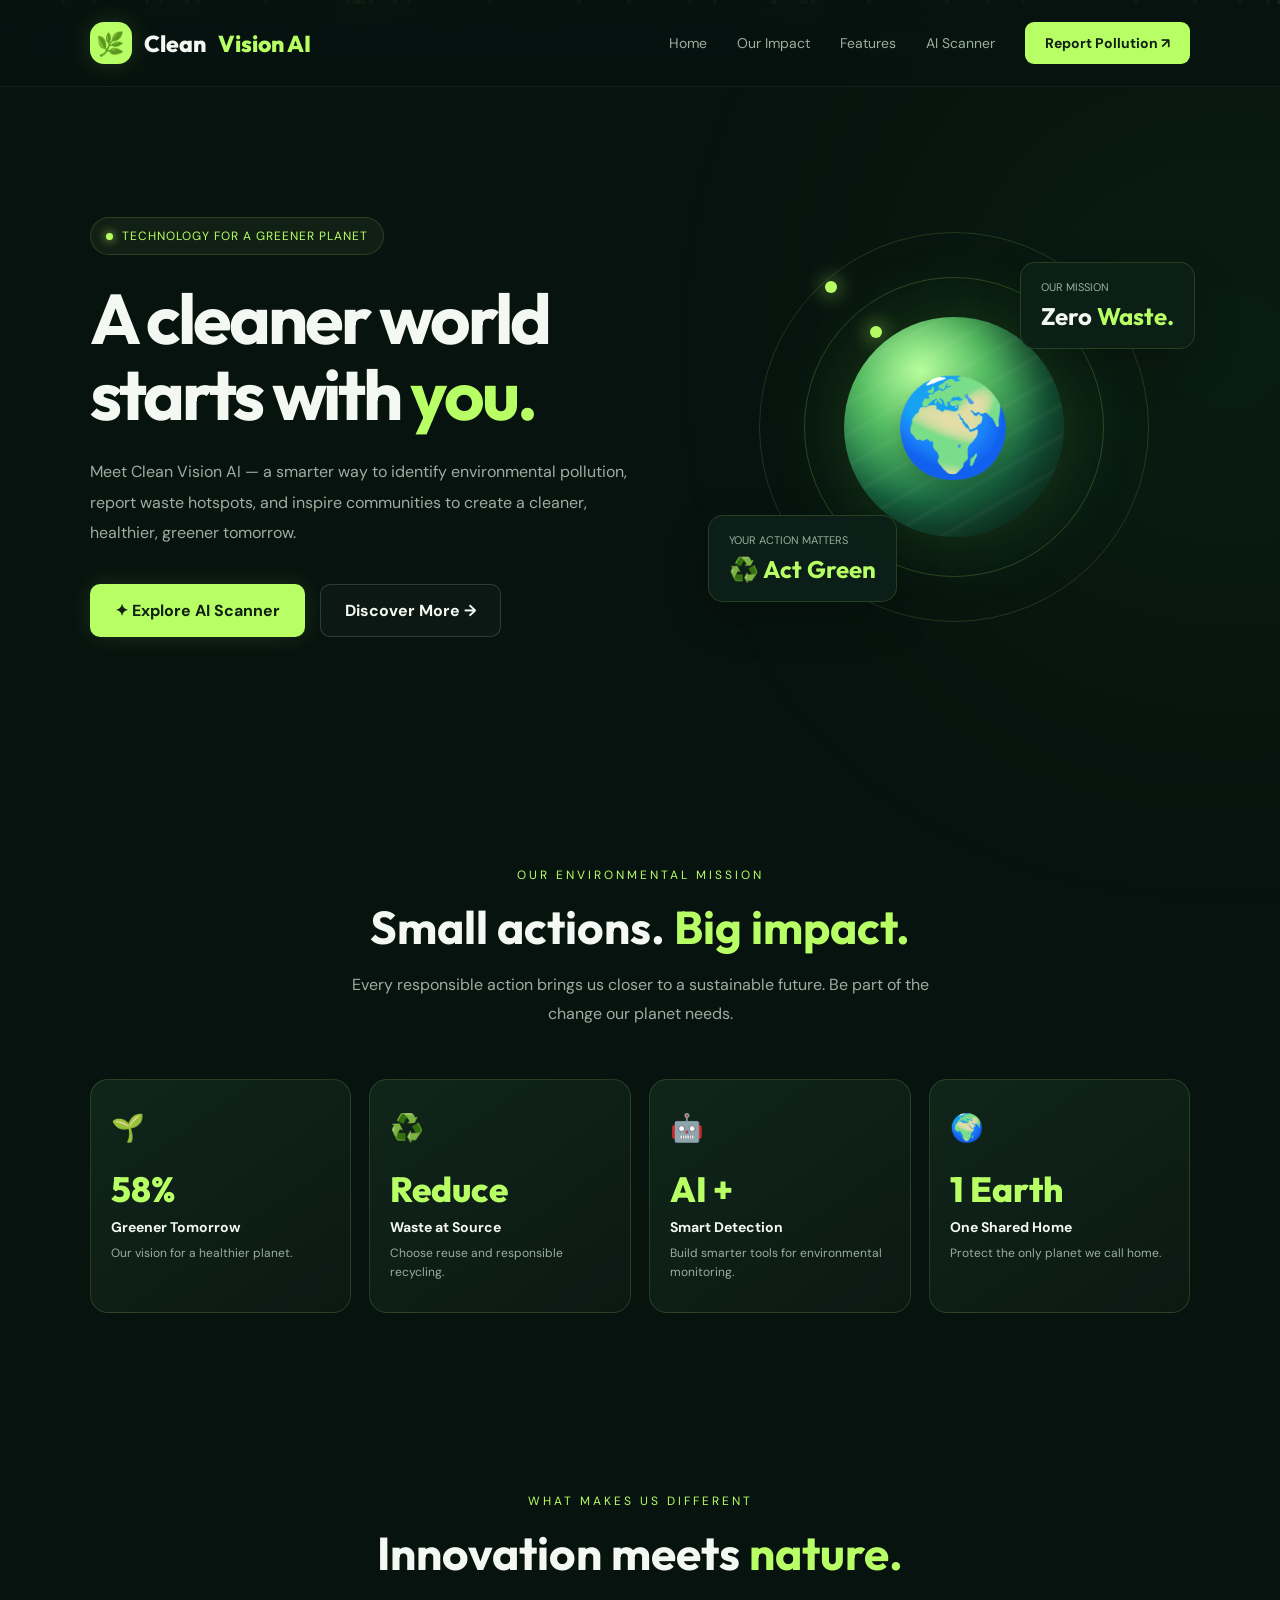
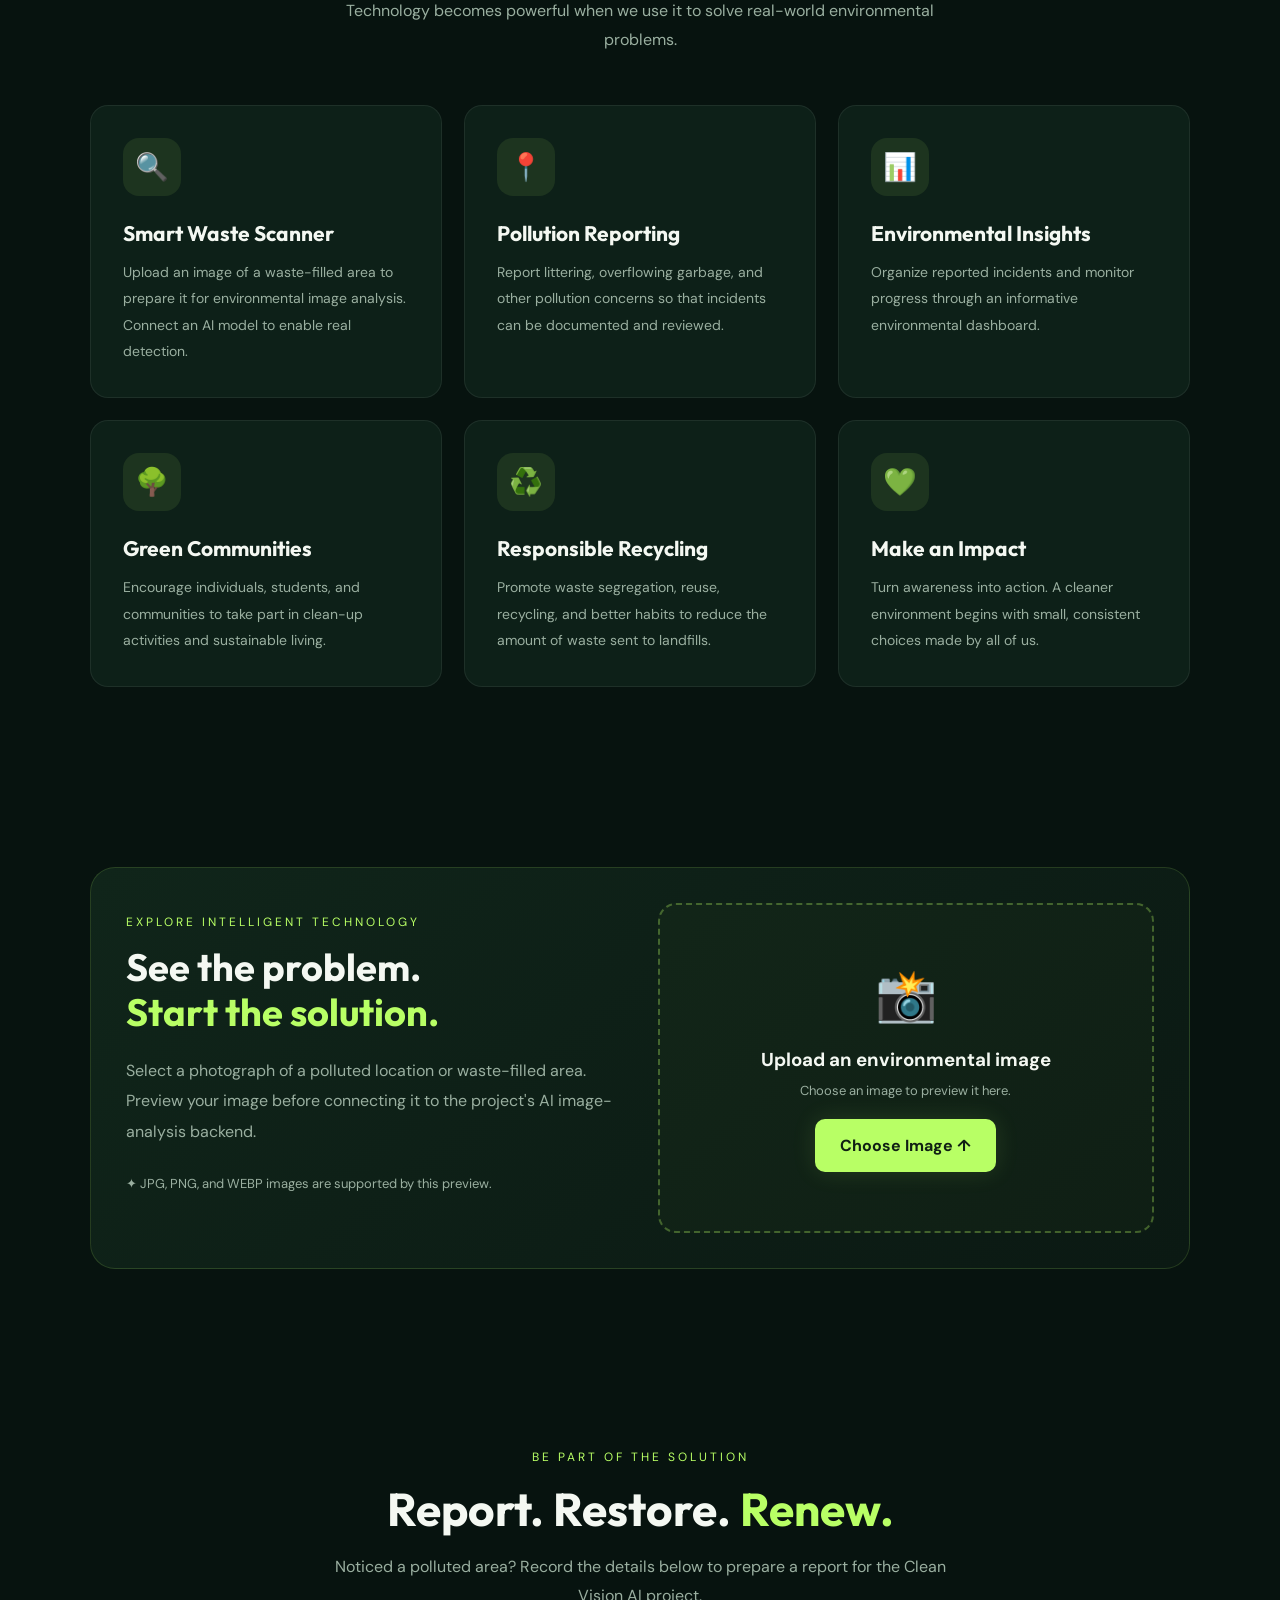
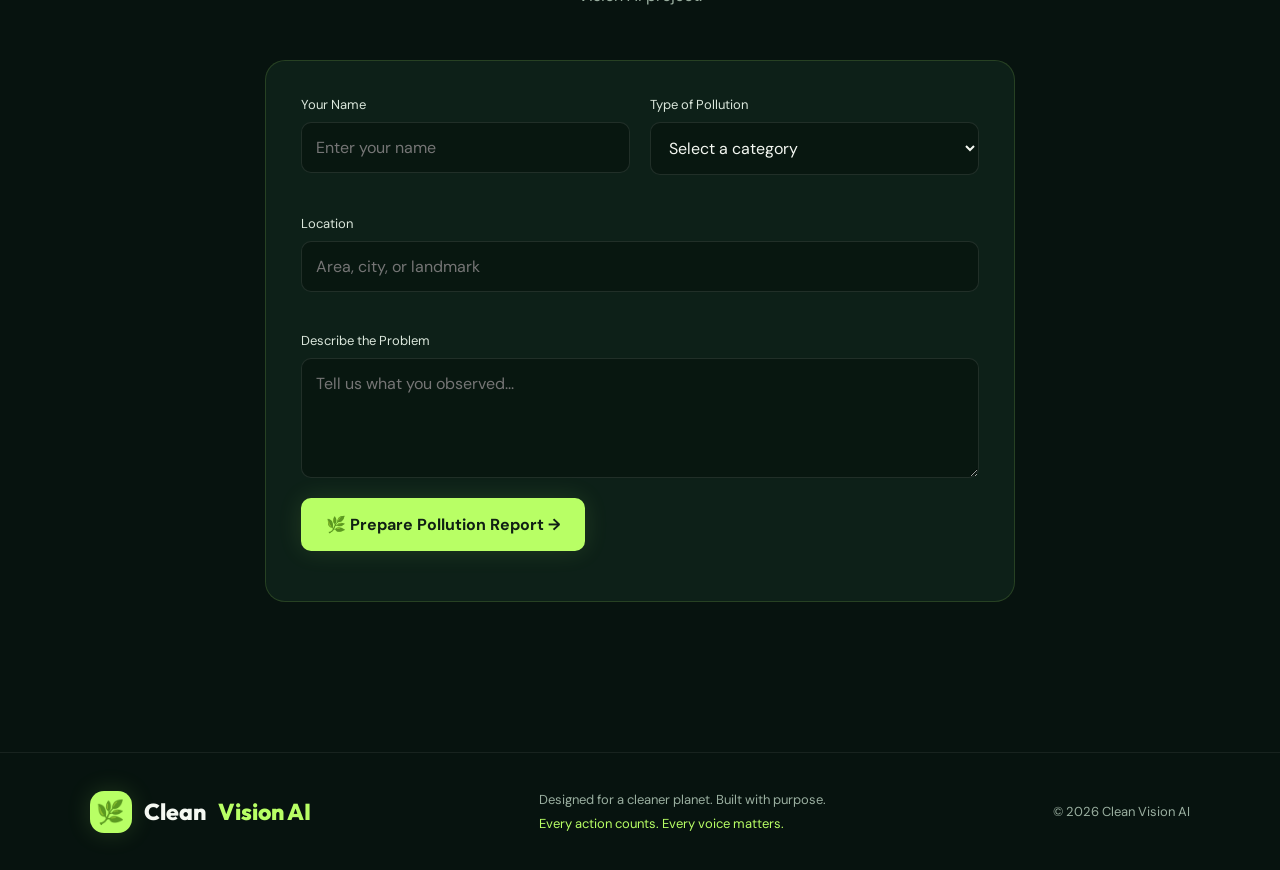
<file: index.html>
<!<!DOCTYPE html>
<html lang="en">
<head>
<meta charset="UTF-8">
<meta name="viewport" content="width=device-width, initial-scale=1.0">

<title>Clean Vision AI | A Greener Tomorrow</title>

<link rel="preconnect" href="https://fonts.googleapis.com">
<link href="https://fonts.googleapis.com/css2?family=DM+Sans:wght@400;500;600;700&family=Outfit:wght@400;500;600;700;800&display=swap" rel="stylesheet">

<style>
:root {
    --bg: #07130f;
    --panel: #0d2018;
    --panel-light: #122a20;
    --green: #b8ff65;
    --green-dark: #67d83e;
    --white: #f4f8f2;
    --muted: #9aafa0;
    --border: rgba(184,255,101,0.15);
}

* {
    margin: 0;
    padding: 0;
    box-sizing: border-box;
    scroll-behavior: smooth;
}

body {
    background: var(--bg);
    color: var(--white);
    font-family: 'DM Sans', sans-serif;
    overflow-x: hidden;
}

a {
    color: inherit;
    text-decoration: none;
}

button, input, textarea, select {
    font: inherit;
}

/* BACKGROUND */

.background-glow {
    position: fixed;
    width: 500px;
    height: 500px;
    border-radius: 50%;
    background: #4ee65b;
    filter: blur(180px);
    opacity: 0.09;
    pointer-events: none;
    z-index: -1;
    top: 100px;
    right: -200px;
}

#particles {
    position: fixed;
    inset: 0;
    pointer-events: none;
    z-index: -1;
    overflow: hidden;
}

.particle {
    position: absolute;
    width: 4px;
    height: 4px;
    border-radius: 50%;
    background: var(--green);
    opacity: 0.4;
    animation: float 12s linear infinite;
}

@keyframes float {
    from {
        transform: translateY(105vh) translateX(0);
        opacity: 0;
    }
    20% { opacity: 0.5; }
    to {
        transform: translateY(-10vh) translateX(60px);
        opacity: 0;
    }
}

/* NAVBAR */

nav {
    width: 100%;
    padding: 22px 7%;
    display: flex;
    align-items: center;
    justify-content: space-between;
    border-bottom: 1px solid rgba(255,255,255,0.06);
    background: rgba(7,19,15,0.8);
    backdrop-filter: blur(15px);
    position: sticky;
    top: 0;
    z-index: 100;
}

.logo {
    display: flex;
    align-items: center;
    gap: 12px;
    font-family: 'Outfit', sans-serif;
    font-size: 23px;
    font-weight: 800;
}

.logo-icon {
    width: 42px;
    height: 42px;
    display: grid;
    place-items: center;
    background: var(--green);
    color: #102014;
    border-radius: 14px;
    font-size: 23px;
    box-shadow: 0 0 25px rgba(184,255,101,0.15);
}

.logo span {
    color: var(--green);
}

.nav-links {
    display: flex;
    align-items: center;
    gap: 30px;
}

.nav-links a {
    color: var(--muted);
    font-size: 14px;
    transition: 0.3s;
}

.nav-links a:hover {
    color: var(--green);
}

.nav-button {
    padding: 12px 20px;
    background: var(--green);
    color: #102014 !important;
    border-radius: 9px;
    font-weight: 700;
}

/* HERO */

.hero {
    min-height: 690px;
    padding: 90px 7% 100px;
    display: grid;
    grid-template-columns: 1.1fr 0.9fr;
    align-items: center;
    gap: 50px;
}

.badge {
    display: inline-flex;
    align-items: center;
    gap: 9px;
    padding: 10px 15px;
    border: 1px solid var(--border);
    border-radius: 30px;
    background: rgba(184,255,101,0.06);
    color: var(--green);
    font-size: 12px;
    letter-spacing: 1px;
    text-transform: uppercase;
    margin-bottom: 25px;
}

.badge-dot {
    width: 7px;
    height: 7px;
    border-radius: 50%;
    background: var(--green);
    box-shadow: 0 0 10px var(--green);
}

.hero h1 {
    font-family: 'Outfit', sans-serif;
    font-size: clamp(43px, 5.5vw, 76px);
    line-height: 1.08;
    letter-spacing: -3px;
    margin-bottom: 25px;
}

.hero h1 span {
    color: var(--green);
}

.hero-description {
    max-width: 540px;
    line-height: 1.9;
    color: var(--muted);
    font-size: 16px;
    margin-bottom: 35px;
}

.hero-buttons {
    display: flex;
    flex-wrap: wrap;
    gap: 15px;
}

.btn {
    display: inline-flex;
    justify-content: center;
    align-items: center;
    gap: 10px;
    padding: 15px 24px;
    border-radius: 10px;
    font-weight: 700;
    border: 1px solid transparent;
    cursor: pointer;
    transition: 0.3s;
}

.btn-primary {
    background: var(--green);
    color: #102014;
    box-shadow: 0 0 25px rgba(184,255,101,0.12);
}

.btn-primary:hover {
    transform: translateY(-4px);
    box-shadow: 0 0 35px rgba(184,255,101,0.3);
}

.btn-secondary {
    border-color: rgba(255,255,255,0.15);
    color: var(--white);
    background: rgba(255,255,255,0.025);
}

.btn-secondary:hover {
    border-color: var(--green);
    color: var(--green);
}

/* HERO VISUAL */

.hero-visual {
    min-height: 450px;
    position: relative;
    display: flex;
    justify-content: center;
    align-items: center;
}

.orbit {
    width: 390px;
    height: 390px;
    border: 1px solid rgba(184,255,101,0.15);
    border-radius: 50%;
    position: absolute;
    animation: rotate 35s linear infinite;
}

.orbit::before {
    content: "";
    position: absolute;
    width: 12px;
    height: 12px;
    background: var(--green);
    border-radius: 50%;
    top: 48px;
    left: 65px;
    box-shadow: 0 0 20px var(--green);
}

.orbit-two {
    width: 300px;
    height: 300px;
    border-color: rgba(184,255,101,0.2);
    animation-direction: reverse;
    animation-duration: 25s;
}

@keyframes rotate {
    to { transform: rotate(360deg); }
}

.planet {
    width: 220px;
    height: 220px;
    border-radius: 50%;
    position: relative;
    display: grid;
    place-items: center;
    background:
        radial-gradient(circle at 35% 25%, #b8ff9d 0%, #55bd63 30%, #1c7249 60%, #103527 100%);
    box-shadow:
        inset -25px -20px 45px rgba(0,0,0,0.45),
        0 0 80px rgba(103,216,62,0.2);
    animation: planetFloat 5s ease-in-out infinite;
    overflow: hidden;
}

.planet::before {
    content: "";
    position: absolute;
    inset: 0;
    border-radius: 50%;
    background: repeating-linear-gradient(
        150deg,
        transparent 0px,
        transparent 20px,
        rgba(255,255,255,0.04) 22px,
        transparent 27px
    );
}

.planet-emoji {
    font-size: 95px;
    filter: drop-shadow(0 8px 10px rgba(0,0,0,0.2));
    z-index: 1;
}

@keyframes planetFloat {
    0%, 100% { transform: translateY(0); }
    50% { transform: translateY(-15px); }
}

.floating-card {
    position: absolute;
    padding: 17px 20px;
    border-radius: 15px;
    border: 1px solid var(--border);
    background: rgba(13,32,24,0.92);
    backdrop-filter: blur(15px);
    box-shadow: 0 15px 45px rgba(0,0,0,0.2);
    animation: cardFloat 5s ease-in-out infinite;
}

.card-one {
    top: 60px;
    right: -5px;
}

.card-two {
    bottom: 50px;
    left: -10px;
    animation-delay: 1s;
}

@keyframes cardFloat {
    0%, 100% { transform: translateY(0); }
    50% { transform: translateY(-9px); }
}

.card-label {
    font-size: 11px;
    color: var(--muted);
    margin-bottom: 7px;
}

.card-value {
    font-family: 'Outfit', sans-serif;
    font-size: 24px;
    font-weight: 700;
}

.card-value span {
    color: var(--green);
}

/* SECTION COMMON */

section.content-section {
    padding: 90px 7%;
}

.section-heading {
    text-align: center;
    margin-bottom: 50px;
}

.section-tag {
    color: var(--green);
    font-size: 12px;
    text-transform: uppercase;
    letter-spacing: 3px;
    margin-bottom: 15px;
}

.section-heading h2 {
    font-family: 'Outfit', sans-serif;
    font-size: clamp(30px, 4vw, 46px);
    margin-bottom: 15px;
}

.section-heading p {
    color: var(--muted);
    line-height: 1.8;
    max-width: 620px;
    margin: auto;
}

/* STATS */

.stats-grid {
    display: grid;
    grid-template-columns: repeat(4, 1fr);
    gap: 18px;
}

.stat-card {
    padding: 30px 20px;
    background: linear-gradient(145deg, #10251a, #0b1913);
    border: 1px solid var(--border);
    border-radius: 18px;
    transition: 0.3s;
}

.stat-card:hover {
    transform: translateY(-7px);
    border-color: rgba(184,255,101,0.45);
}

.stat-icon {
    font-size: 27px;
    margin-bottom: 22px;
}

.stat-number {
    font-family: 'Outfit', sans-serif;
    font-size: 35px;
    font-weight: 800;
    color: var(--green);
    margin-bottom: 7px;
}

.stat-title {
    font-size: 14px;
    font-weight: 700;
    margin-bottom: 8px;
}

.stat-note {
    font-size: 12px;
    color: var(--muted);
    line-height: 1.6;
}

/* FEATURES */

.features-grid {
    display: grid;
    grid-template-columns: repeat(3, 1fr);
    gap: 22px;
}

.feature-card {
    padding: 32px;
    background: var(--panel);
    border: 1px solid rgba(255,255,255,0.07);
    border-radius: 18px;
    transition: 0.3s;
}

.feature-card:hover {
    background: var(--panel-light);
    transform: translateY(-6px);
    border-color: var(--border);
}

.feature-icon {
    width: 58px;
    height: 58px;
    border-radius: 16px;
    background: rgba(184,255,101,0.09);
    display: grid;
    place-items: center;
    font-size: 27px;
    margin-bottom: 24px;
}

.feature-card h3 {
    font-family: 'Outfit', sans-serif;
    font-size: 21px;
    margin-bottom: 13px;
}

.feature-card p {
    color: var(--muted);
    font-size: 14px;
    line-height: 1.9;
}

/* SCANNER */

.scanner-container {
    display: grid;
    grid-template-columns: 1fr 1fr;
    gap: 35px;
    align-items: center;
    padding: 35px;
    background: linear-gradient(140deg, #10251a, #0b1913);
    border: 1px solid var(--border);
    border-radius: 25px;
}

.scanner-text h2 {
    font-family: 'Outfit', sans-serif;
    font-size: 38px;
    line-height: 1.2;
    margin-bottom: 20px;
}

.scanner-text h2 span {
    color: var(--green);
}

.scanner-text p {
    color: var(--muted);
    line-height: 1.9;
    margin-bottom: 25px;
}

.scanner-box {
    min-height: 330px;
    border: 2px dashed rgba(184,255,101,0.3);
    border-radius: 18px;
    background: rgba(184,255,101,0.025);
    display: flex;
    flex-direction: column;
    justify-content: center;
    align-items: center;
    padding: 25px;
    text-align: center;
    transition: 0.3s;
}

.scanner-box:hover {
    border-color: var(--green);
    background: rgba(184,255,101,0.05);
}

.upload-icon {
    font-size: 50px;
    margin-bottom: 18px;
}

.scanner-box h3 {
    margin-bottom: 10px;
}

.scanner-box p {
    color: var(--muted);
    font-size: 13px;
    margin-bottom: 20px;
}

#imageInput {
    display: none;
}

#preview {
    display: none;
    max-width: 100%;
    max-height: 220px;
    object-fit: contain;
    border-radius: 12px;
    margin-bottom: 20px;
}

#scanResult {
    display: none;
    width: 100%;
    margin-top: 18px;
    padding: 15px;
    border-radius: 10px;
    background: rgba(184,255,101,0.07);
    color: var(--green);
    font-size: 14px;
    line-height: 1.7;
    overflow-wrap: anywhere;
}

/* REPORT FORM */

.report-wrapper {
    max-width: 750px;
    margin: auto;
    padding: 35px;
    background: var(--panel);
    border: 1px solid var(--border);
    border-radius: 20px;
}

.form-grid {
    display: grid;
    grid-template-columns: 1fr 1fr;
    gap: 20px;
}

.form-group {
    margin-bottom: 20px;
}

.form-group.full {
    grid-column: 1 / -1;
}

.form-group label {
    display: block;
    font-size: 13px;
    margin-bottom: 9px;
    color: #dbe7dc;
}

.form-group input,
.form-group textarea,
.form-group select {
    width: 100%;
    padding: 14px;
    color: var(--white);
    background: #081710;
    border: 1px solid rgba(255,255,255,0.1);
    border-radius: 10px;
    outline: none;
    transition: 0.3s;
}

.form-group input:focus,
.form-group textarea:focus,
.form-group select:focus {
    border-color: var(--green);
    box-shadow: 0 0 0 3px rgba(184,255,101,0.06);
}

.form-group textarea {
    resize: vertical;
    min-height: 120px;
}

.form-group select option {
    background: var(--panel);
}

.form-message {
    margin-top: 15px;
    font-size: 14px;
    line-height: 1.7;
    overflow-wrap: anywhere;
}

.success {
    color: var(--green);
}

.error {
    color: #ff9a9a;
}

/* FOOTER */

footer {
    margin-top: 60px;
    padding: 35px 7%;
    border-top: 1px solid rgba(255,255,255,0.07);
    display: flex;
    justify-content: space-between;
    align-items: center;
    gap: 20px;
    flex-wrap: wrap;
}

footer p {
    color: var(--muted);
    font-size: 13px;
    line-height: 1.8;
}

.footer-highlight {
    color: var(--green);
}

/* REVEAL ANIMATION */

.reveal {
    opacity: 0;
    transform: translateY(25px);
    transition: opacity 0.7s ease, transform 0.7s ease;
}

.reveal.visible {
    opacity: 1;
    transform: translateY(0);
}

/* MOBILE RESPONSIVENESS */

@media (max-width: 950px) {
    .hero {
        grid-template-columns: 1fr;
        padding-top: 70px;
    }

    .hero-visual {
        min-height: 430px;
    }

    .stats-grid {
        grid-template-columns: repeat(2, 1fr);
    }

    .features-grid {
        grid-template-columns: repeat(2, 1fr);
    }

    .scanner-container {
        grid-template-columns: 1fr;
    }

    .nav-links {
        gap: 15px;
    }
}

@media (max-width: 600px) {
    nav {
        padding: 16px 5%;
    }

    .logo {
        font-size: 18px;
    }

    .logo-icon {
        width: 35px;
        height: 35px;
    }

    .nav-links {
        gap: 12px;
    }

    .nav-links a {
        font-size: 12px;
    }

    .nav-links a:nth-child(2),
    .nav-links a:nth-child(3) {
        display: none;
    }

    .nav-button {
        padding: 10px 12px;
    }

    .hero {
        padding: 60px 6%;
        gap: 20px;
    }

    .hero h1 {
        letter-spacing: -1.5px;
    }

    .hero-visual {
        min-height: 350px;
        transform: scale(0.85);
        margin: -15px 0;
    }

    .orbit {
        width: 320px;
        height: 320px;
    }

    .orbit-two {
        width: 250px;
        height: 250px;
    }

    .planet {
        width: 180px;
        height: 180px;
    }

    .planet-emoji {
        font-size: 75px;
    }

    .card-one {
        right: -5px;
    }

    .card-two {
        left: -5px;
    }

    section.content-section {
        padding: 65px 6%;
    }

    .stats-grid,
    .features-grid,
    .form-grid {
        grid-template-columns: 1fr;
    }

    .form-group.full {
        grid-column: auto;
    }

    .scanner-container,
    .report-wrapper {
        padding: 22px;
    }

    .scanner-text h2 {
        font-size: 30px;
    }

    footer {
        padding: 30px 6%;
    }
}

@media (prefers-reduced-motion: reduce) {
    *, *::before, *::after {
        animation-duration: 0.01ms !important;
        animation-iteration-count: 1 !important;
        scroll-behavior: auto !important;
        transition-duration: 0.01ms !important;
    }
}
</style>
</head>

<body>

<div class="background-glow"></div>
<div id="particles"></div>

<!-- NAVIGATION -->

<nav>
    <a href="#home" class="logo">
        <div class="logo-icon">🌿</div>
        Clean<span>Vision AI</span>
    </a>

    <div class="nav-links">
        <a href="#home">Home</a>
        <a href="#impact">Our Impact</a>
        <a href="#features">Features</a>
        <a href="#scanner">AI Scanner</a>
        <a href="#report" class="nav-button">Report Pollution ↗</a>
    </div>
</nav>

<!-- HERO SECTION -->

<section class="hero" id="home">

    <div class="hero-content reveal">

        <div class="badge">
            <span class="badge-dot"></span>
            Technology for a greener planet
        </div>

        <h1>
            A cleaner world<br>
            starts with <span>you.</span>
        </h1>

        <p class="hero-description">
            Meet Clean Vision AI — a smarter way to identify environmental
            pollution, report waste hotspots, and inspire communities to
            create a cleaner, healthier, greener tomorrow.
        </p>

        <div class="hero-buttons">
            <a href="#scanner" class="btn btn-primary">
                ✦ Explore AI Scanner
            </a>

            <a href="#features" class="btn btn-secondary">
                Discover More →
            </a>
        </div>

    </div>

    <div class="hero-visual reveal">

        <div class="orbit"></div>
        <div class="orbit orbit-two"></div>

        <div class="planet">
            <div class="planet-emoji">🌍</div>
        </div>

        <div class="floating-card card-one">
            <div class="card-label">OUR MISSION</div>
            <div class="card-value">Zero <span>Waste.</span></div>
        </div>

        <div class="floating-card card-two">
            <div class="card-label">YOUR ACTION MATTERS</div>
            <div class="card-value">♻️ <span>Act Green</span></div>
        </div>

    </div>

</section>

<!-- IMPACT DASHBOARD -->

<section class="content-section" id="impact">

    <div class="section-heading reveal">
        <div class="section-tag">Our environmental mission</div>
        <h2>Small actions. <span style="color:var(--green)">Big impact.</span></h2>
        <p>
            Every responsible action brings us closer to a sustainable
            future. Be part of the change our planet needs.
        </p>
    </div>

    <div class="stats-grid">

        <div class="stat-card reveal">
            <div class="stat-icon">🌱</div>
            <div class="stat-number" data-target="100" data-suffix="%">0%</div>
            <div class="stat-title">Greener Tomorrow</div>
            <div class="stat-note">Our vision for a healthier planet.</div>
        </div>

        <div class="stat-card reveal">
            <div class="stat-icon">♻️</div>
            <div class="stat-number">Reduce</div>
            <div class="stat-title">Waste at Source</div>
            <div class="stat-note">Choose reuse and responsible recycling.</div>
        </div>

        <div class="stat-card reveal">
            <div class="stat-icon">🤖</div>
            <div class="stat-number">AI +</div>
            <div class="stat-title">Smart Detection</div>
            <div class="stat-note">Build smarter tools for environmental monitoring.</div>
        </div>

        <div class="stat-card reveal">
            <div class="stat-icon">🌍</div>
            <div class="stat-number">1 Earth</div>
            <div class="stat-title">One Shared Home</div>
            <div class="stat-note">Protect the only planet we call home.</div>
        </div>

    </div>

</section>

<!-- FEATURES -->

<section class="content-section" id="features">

    <div class="section-heading reveal">
        <div class="section-tag">What makes us different</div>
        <h2>Innovation meets <span style="color:var(--green)">nature.</span></h2>
        <p>
            Technology becomes powerful when we use it to solve real-world
            environmental problems.
        </p>
    </div>

    <div class="features-grid">

        <div class="feature-card reveal">
            <div class="feature-icon">🔍</div>
            <h3>Smart Waste Scanner</h3>
            <p>
                Upload an image of a waste-filled area to prepare it for
                environmental image analysis. Connect an AI model to enable
                real detection.
            </p>
        </div>

        <div class="feature-card reveal">
            <div class="feature-icon">📍</div>
            <h3>Pollution Reporting</h3>
            <p>
                Report littering, overflowing garbage, and other pollution
                concerns so that incidents can be documented and reviewed.
            </p>
        </div>

        <div class="feature-card reveal">
            <div class="feature-icon">📊</div>
            <h3>Environmental Insights</h3>
            <p>
                Organize reported incidents and monitor progress through
                an informative environmental dashboard.
            </p>
        </div>

        <div class="feature-card reveal">
            <div class="feature-icon">🌳</div>
            <h3>Green Communities</h3>
            <p>
                Encourage individuals, students, and communities to take
                part in clean-up activities and sustainable living.
            </p>
        </div>

        <div class="feature-card reveal">
            <div class="feature-icon">♻️</div>
            <h3>Responsible Recycling</h3>
            <p>
                Promote waste segregation, reuse, recycling, and better
                habits to reduce the amount of waste sent to landfills.
            </p>
        </div>

        <div class="feature-card reveal">
            <div class="feature-icon">💚</div>
            <h3>Make an Impact</h3>
            <p>
                Turn awareness into action. A cleaner environment begins
                with small, consistent choices made by all of us.
            </p>
        </div>

    </div>

</section>

<!-- AI SCANNER -->

<section class="content-section" id="scanner">

    <div class="scanner-container reveal">

        <div class="scanner-text">

            <div class="section-tag">Explore intelligent technology</div>

            <h2>
                See the problem.<br>
                <span>Start the solution.</span>
            </h2>

            <p>
                Select a photograph of a polluted location or waste-filled
                area. Preview your image before connecting it to the
                project's AI image-analysis backend.
            </p>

            <p style="font-size:13px">
                ✦ JPG, PNG, and WEBP images are supported by this preview.
            </p>

        </div>

        <div class="scanner-box">

            <div class="upload-icon" id="uploadIcon">📸</div>

            <h3 id="uploadTitle">Upload an environmental image</h3>

            <p id="uploadDescription">
                Choose an image to preview it here.
            </p>

            <img id="preview" alt="Selected environmental image preview">

            <input type="file" id="imageInput" accept="image/png,image/jpeg,image/webp">

            <button class="btn btn-primary" id="chooseButton" type="button">
                Choose Image ↑
            </button>

            <button class="btn btn-secondary" id="scanButton" type="button"
                    style="display:none;margin-top:12px">
                Prepare Image Analysis →
            </button>

            <div id="scanResult" role="status"></div>

        </div>

    </div>

</section>

<!-- REPORT POLLUTION -->

<section class="content-section" id="report">

    <div class="section-heading reveal">
        <div class="section-tag">Be part of the solution</div>
        <h2>Report. Restore. <span style="color:var(--green)">Renew.</span></h2>
        <p>
            Noticed a polluted area? Record the details below to prepare
            a report for the Clean Vision AI project.
        </p>
    </div>

    <div class="report-wrapper reveal">

        <form id="reportForm">

            <div class="form-grid">

                <div class="form-group">
                    <label for="reportName">Your Name</label>
                    <input type="text" id="reportName"
                           placeholder="Enter your name" required>
                </div>

                <div class="form-group">
                    <label for="reportType">Type of Pollution</label>

                    <select id="reportType" required>
                        <option value="">Select a category</option>
                        <option>Plastic Waste</option>
                        <option>Overflowing Garbage</option>
                        <option>Water Pollution</option>
                        <option>Air Pollution</option>
                        <option>Illegal Dumping</option>
                        <option>Other</option>
                    </select>
                </div>

                <div class="form-group full">
                    <label for="reportLocation">Location</label>
                    <input type="text" id="reportLocation"
                           placeholder="Area, city, or landmark" required>
                </div>

                <div class="form-group full">
                    <label for="reportDescription">Describe the Problem</label>
                    <textarea id="reportDescription"
                              placeholder="Tell us what you observed..."
                              required></textarea>
                </div>

            </div>

            <button class="btn btn-primary" type="submit">
                🌿 Prepare Pollution Report →
            </button>

            <div id="reportMessage" class="form-message" role="status"></div>

        </form>

    </div>

</section>

<!-- FOOTER -->

<footer>

    <a href="#home" class="logo">
        <div class="logo-icon">🌿</div>
        Clean<span>Vision AI</span>
    </a>

    <p>
        Designed for a cleaner planet. Built with purpose.<br>
        <span class="footer-highlight">Every action counts. Every voice matters.</span>
    </p>

    <p>© 2026 Clean Vision AI</p>

</footer>

<script>
// FLOATING BACKGROUND PARTICLES

const particles = document.getElementById("particles");

for (let i = 0; i < 35; i++) {
    const particle = document.createElement("div");

    particle.className = "particle";
    particle.style.left = Math.random() * 100 + "%";
    particle.style.animationDelay = Math.random() * 12 + "s";
    particle.style.animationDuration = (8 + Math.random() * 12) + "s";

    particles.appendChild(particle);
}


// SCROLL REVEAL ANIMATION

const revealObserver = new IntersectionObserver((entries) => {
    entries.forEach(entry => {
        if (entry.isIntersecting) {
            entry.target.classList.add("visible");
            revealObserver.unobserve(entry.target);
        }
    });
}, {
    threshold: 0.12
});

document.querySelectorAll(".reveal").forEach(element => {
    revealObserver.observe(element);
});


// IMAGE UPLOAD AND PREVIEW

const imageInput = document.getElementById("imageInput");
const chooseButton = document.getElementById("chooseButton");
const scanButton = document.getElementById("scanButton");
const preview = document.getElementById("preview");
const scanResult = document.getElementById("scanResult");

let selectedImage = null;
let previewURL = null;

chooseButton.addEventListener("click", () => {
    imageInput.click();
});

imageInput.addEventListener("change", () => {
    const file = imageInput.files[0];

    if (!file) return;

    const allowedTypes = ["image/jpeg", "image/png", "image/webp"];

    if (!allowedTypes.includes(file.type)) {
        alert("Please choose a JPG, PNG, or WEBP image.");
        imageInput.value = "";
        return;
    }

    if (file.size > 5 * 1024 * 1024) {
        alert("Please choose an image smaller than 5 MB.");
        imageInput.value = "";
        return;
    }

    selectedImage = file;

    if (previewURL) {
        URL.revokeObjectURL(previewURL);
    }

    previewURL = URL.createObjectURL(file);

    preview.src = previewURL;
    preview.style.display = "block";

    document.getElementById("uploadIcon").style.display = "none";
    document.getElementById("uploadTitle").textContent = file.name;
    document.getElementById("uploadDescription").textContent =
        "Image selected successfully.";

    chooseButton.textContent = "Choose Another Image";
    scanButton.style.display = "inline-flex";

    scanResult.style.display = "none";
});


// PREPARE IMAGE ANALYSIS

scanButton.addEventListener("click", async () => {
    if (!selectedImage) {
        alert("Please select an image first.");
        return;
    }

    scanResult.style.display = "block";
    scanResult.textContent = "Preparing image for analysis...";

    /*
      FRONTEND DEMO ONLY:
      This does not detect waste or pollution.
      Connect your actual trained AI model or backend endpoint here.
    */

    const formData = new FormData();
    formData.append("image", selectedImage);

    try {
        const response = await fetch("http://127.0.0.1:5000/api/analyze", {
            method: "POST",
            body: formData
        });

        if (!response.ok) {
            throw new Error("Analysis endpoint is not available.");
        }

        const result = await response.json();

        scanResult.textContent =
            "Analysis response: " + JSON.stringify(result);

    } catch (error) {
        scanResult.textContent =
            "Image preview is ready. AI detection is not connected yet. " +
            "Connect a trained AI model and the /api/analyze backend endpoint " +
            "to enable real environmental analysis.";
    }
});


// POLLUTION REPORT FORM

const reportForm = document.getElementById("reportForm");
const reportMessage = document.getElementById("reportMessage");

reportForm.addEventListener("submit", async (event) => {
    event.preventDefault();

    const report = {
        name: document.getElementById("reportName").value.trim(),
        type: document.getElementById("reportType").value,
        location: document.getElementById("reportLocation").value.trim(),
        description: document.getElementById("reportDescription").value.trim()
    };

    if (!report.name || !report.type ||
        !report.location || !report.description) {
        reportMessage.className = "form-message error";
        reportMessage.textContent = "Please fill in all the fields.";
        return;
    }

    /*
      This fallback prepares a local report.
      It does not send or permanently save the report.
      Connect your backend to store reports in a database.
    */

    reportMessage.className = "form-message success";
    reportMessage.textContent =
        "Your report is ready! " +
        "Category: " + report.type + ". " +
        "Location: " + report.location + ". " +
        "Connect the backend to save and track this report.";

    console.log("Prepared pollution report:", report);

    reportForm.reset();
});


// SIMPLE ANIMATED COUNTER

const counterObserver = new IntersectionObserver((entries) => {
    entries.forEach(entry => {
        if (!entry.isIntersecting) return;

        const element = entry.target;
        const target = Number(element.dataset.target);
        const suffix = element.dataset.suffix || "";
        const duration = 1200;
        const startTime = performance.now();

        function updateCounter(currentTime) {
            const progress = Math.min(
                (currentTime - startTime) / duration,
                1
            );

            const value = Math.floor(target * progress);

            element.textContent = value + suffix;

            if (progress < 1) {
                requestAnimationFrame(updateCounter);
            }
        }

        requestAnimationFrame(updateCounter);
        counterObserver.unobserve(element);
    });
}, {
    threshold: 0.5
});

document.querySelectorAll("[data-target]").forEach(element => {
    counterObserver.observe(element);
});
</script>

</body>
</html>
</file>
